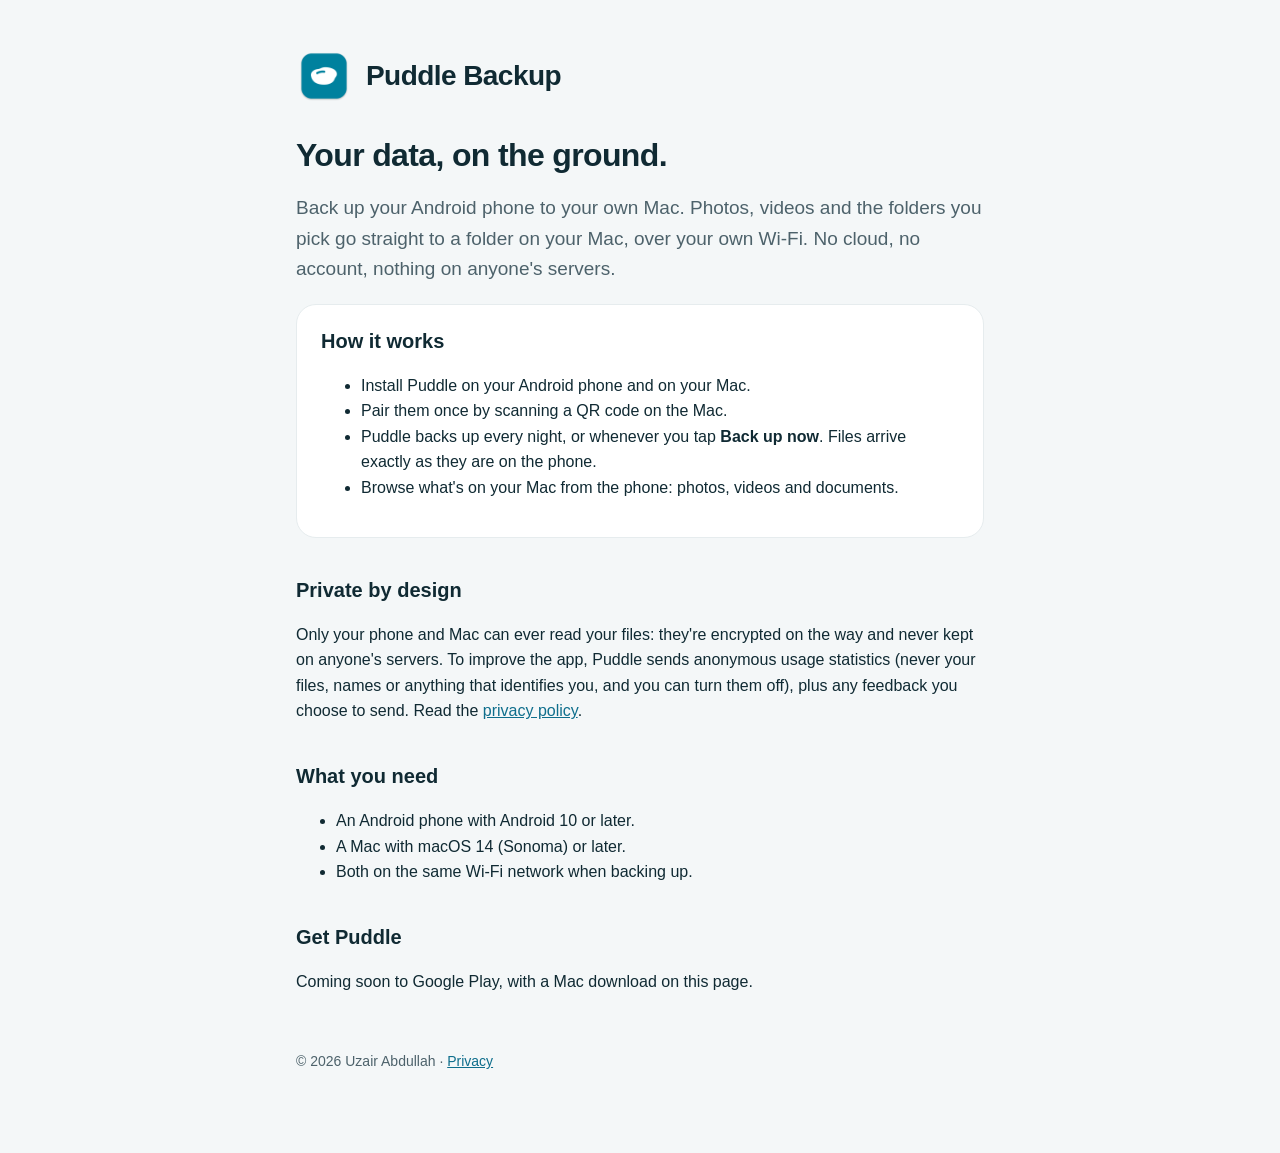
<file: index.html>
<!doctype html>
<html lang="en">
<head>
<meta charset="utf-8">
<meta name="viewport" content="width=device-width, initial-scale=1">
<title>Puddle Backup – your data, on the ground</title>
<meta name="description" content="Your data, on the ground. Puddle Backup backs up your Android phone to your own Mac over your Wi-Fi. No cloud, no account.">
<link rel="icon" href="icon.png">
<link rel="stylesheet" href="style.css">
</head>
<body>
<main>
  <header><img src="icon.png" alt=""><a href="./">Puddle Backup</a></header>
  <h1>Your data, on the ground.</h1>
  <p class="lead">Back up your Android phone to your own Mac. Photos, videos and the folders you pick go straight to a folder on your Mac, over your own Wi-Fi. No cloud, no account, nothing on anyone's servers.</p>

  <div class="card">
    <h2 style="margin-top:0">How it works</h2>
    <ul>
      <li>Install Puddle on your Android phone and on your Mac.</li>
      <li>Pair them once by scanning a QR code on the Mac.</li>
      <li>Puddle backs up every night, or whenever you tap <strong>Back up now</strong>. Files arrive exactly as they are on the phone.</li>
      <li>Browse what's on your Mac from the phone: photos, videos and documents.</li>
    </ul>
  </div>

  <h2>Private by design</h2>
  <p>Only your phone and Mac can ever read your files: they're encrypted on the way and never kept on anyone's servers. To improve the app, Puddle sends anonymous usage statistics (never your files, names or anything that identifies you, and you can turn them off), plus any feedback you choose to send. Read the <a href="privacy.html">privacy policy</a>.</p>

  <h2>What you need</h2>
  <ul>
    <li>An Android phone with Android 10 or later.</li>
    <li>A Mac with macOS 14 (Sonoma) or later.</li>
    <li>Both on the same Wi-Fi network when backing up.</li>
  </ul>

  <h2>Get Puddle</h2>
  <p>Coming soon to Google Play, with a Mac download on this page.</p>

  <footer>© 2026 Uzair Abdullah · <a href="privacy.html">Privacy</a></footer>
</main>
</body>
</html>
</file>
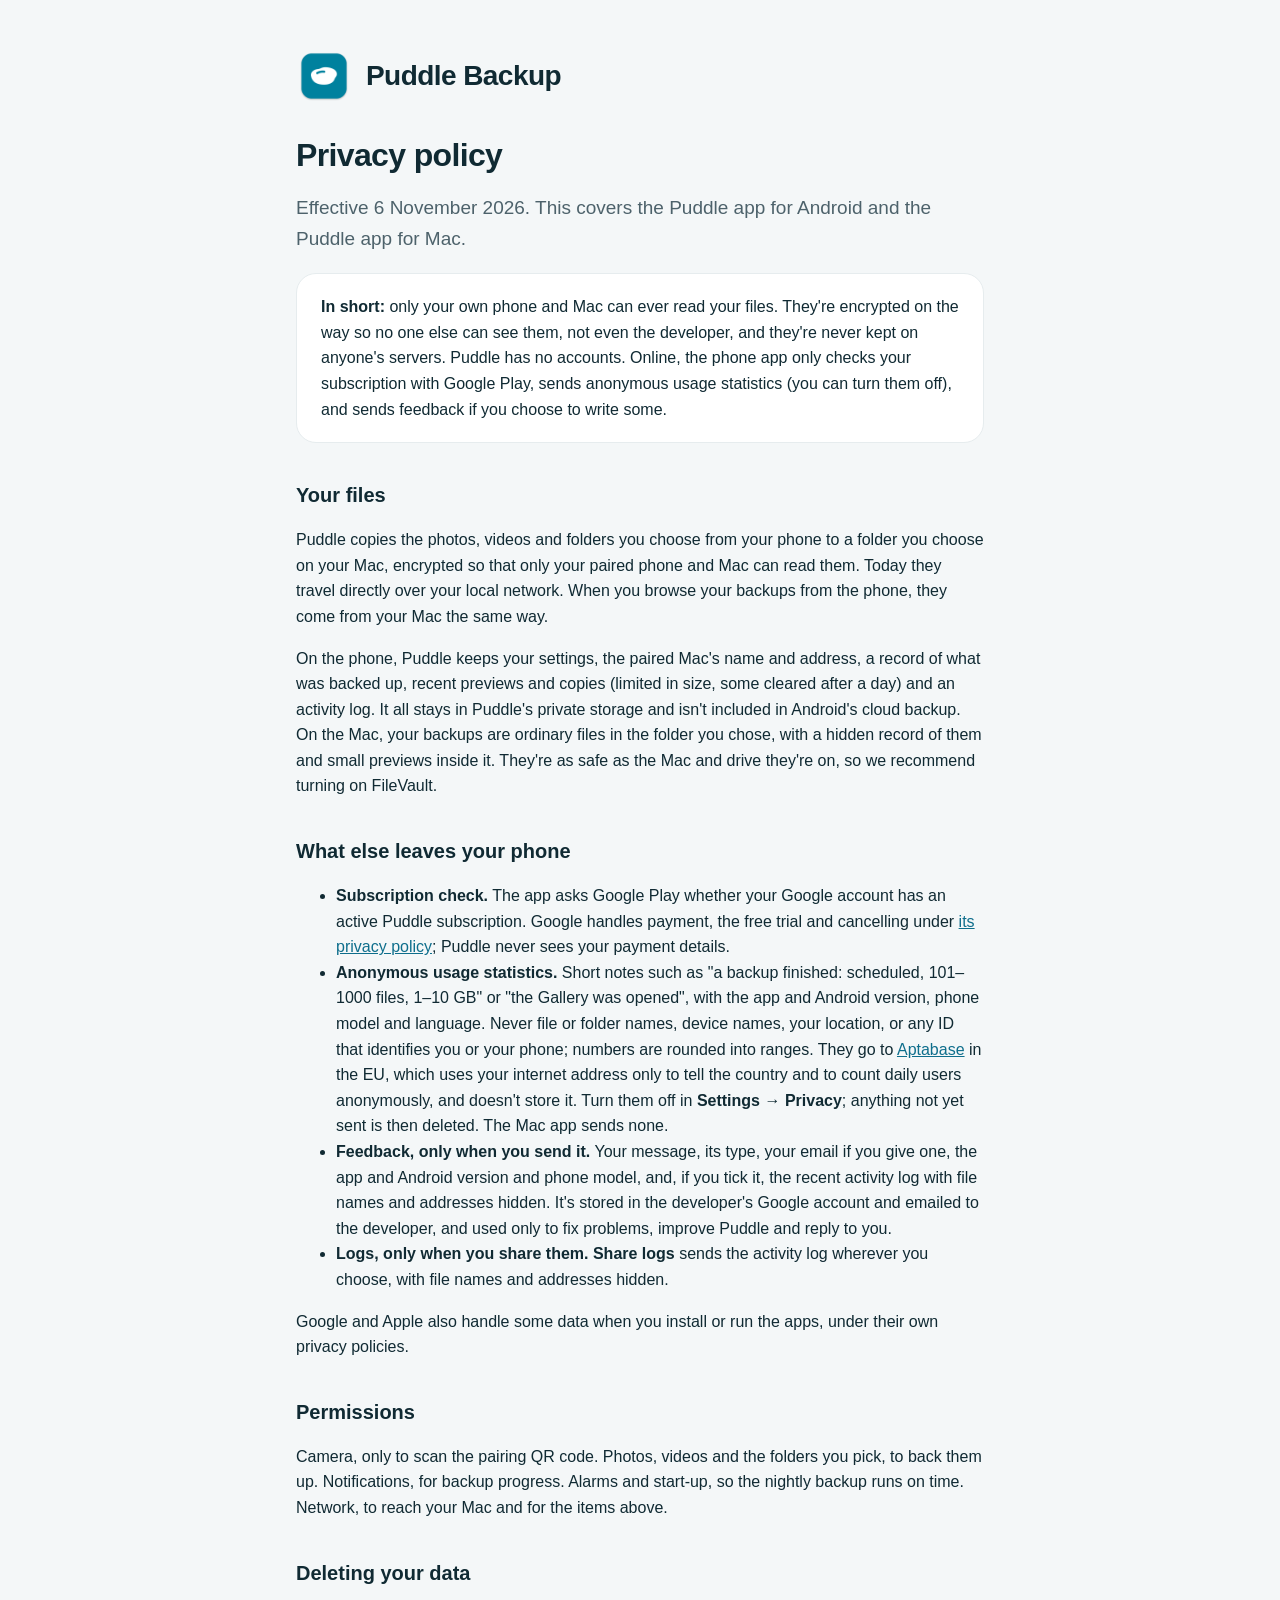
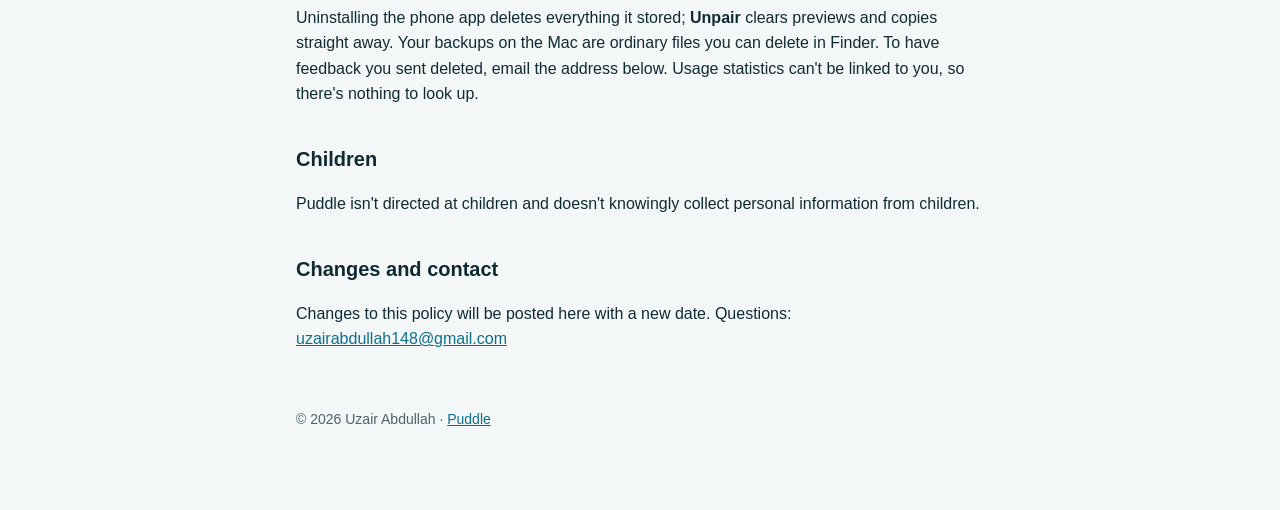
<file: privacy.html>
<!doctype html>
<html lang="en">
<head>
<meta charset="utf-8">
<meta name="viewport" content="width=device-width, initial-scale=1">
<title>Puddle Backup – privacy policy</title>
<link rel="icon" href="icon.png">
<link rel="stylesheet" href="style.css">
</head>
<body>
<main>
  <header><img src="icon.png" alt=""><a href="./">Puddle Backup</a></header>
  <h1>Privacy policy</h1>
  <p class="lead">Effective 6 November 2026. This covers the Puddle app for Android and the Puddle app for Mac.</p>

  <div class="card">
    <p style="margin:0"><strong>In short:</strong> only your own phone and Mac can ever read your files. They're encrypted on the way so no one else can see them, not even the developer, and they're never kept on anyone's servers. Puddle has no accounts. Online, the phone app only checks your subscription with Google Play, sends anonymous usage statistics (you can turn them off), and sends feedback if you choose to write some.</p>
  </div>

  <h2>Your files</h2>
  <p>Puddle copies the photos, videos and folders you choose from your phone to a folder you choose on your Mac, encrypted so that only your paired phone and Mac can read them. Today they travel directly over your local network. When you browse your backups from the phone, they come from your Mac the same way.</p>
  <p>On the phone, Puddle keeps your settings, the paired Mac's name and address, a record of what was backed up, recent previews and copies (limited in size, some cleared after a day) and an activity log. It all stays in Puddle's private storage and isn't included in Android's cloud backup. On the Mac, your backups are ordinary files in the folder you chose, with a hidden record of them and small previews inside it. They're as safe as the Mac and drive they're on, so we recommend turning on FileVault.</p>

  <h2>What else leaves your phone</h2>
  <ul>
    <li><strong>Subscription check.</strong> The app asks Google Play whether your Google account has an active Puddle subscription. Google handles payment, the free trial and cancelling under <a href="https://policies.google.com/privacy">its privacy policy</a>; Puddle never sees your payment details.</li>
    <li><strong>Anonymous usage statistics.</strong> Short notes such as "a backup finished: scheduled, 101–1000 files, 1–10 GB" or "the Gallery was opened", with the app and Android version, phone model and language. Never file or folder names, device names, your location, or any ID that identifies you or your phone; numbers are rounded into ranges. They go to <a href="https://aptabase.com/legal/privacy">Aptabase</a> in the EU, which uses your internet address only to tell the country and to count daily users anonymously, and doesn't store it. Turn them off in <strong>Settings → Privacy</strong>; anything not yet sent is then deleted. The Mac app sends none.</li>
    <li><strong>Feedback, only when you send it.</strong> Your message, its type, your email if you give one, the app and Android version and phone model, and, if you tick it, the recent activity log with file names and addresses hidden. It's stored in the developer's Google account and emailed to the developer, and used only to fix problems, improve Puddle and reply to you.</li>
    <li><strong>Logs, only when you share them.</strong> <strong>Share logs</strong> sends the activity log wherever you choose, with file names and addresses hidden.</li>
  </ul>
  <p>Google and Apple also handle some data when you install or run the apps, under their own privacy policies.</p>

  <h2>Permissions</h2>
  <p>Camera, only to scan the pairing QR code. Photos, videos and the folders you pick, to back them up. Notifications, for backup progress. Alarms and start-up, so the nightly backup runs on time. Network, to reach your Mac and for the items above.</p>

  <h2>Deleting your data</h2>
  <p>Uninstalling the phone app deletes everything it stored; <strong>Unpair</strong> clears previews and copies straight away. Your backups on the Mac are ordinary files you can delete in Finder. To have feedback you sent deleted, email the address below. Usage statistics can't be linked to you, so there's nothing to look up.</p>

  <h2>Children</h2>
  <p>Puddle isn't directed at children and doesn't knowingly collect personal information from children.</p>

  <h2>Changes and contact</h2>
  <p>Changes to this policy will be posted here with a new date. Questions: <a href="mailto:uzairabdullah148@gmail.com">uzairabdullah148@gmail.com</a></p>

  <footer>© 2026 Uzair Abdullah · <a href="./">Puddle</a></footer>
</main>
</body>
</html>
</file>
<file: style.css>
:root { --accent: #0E6E8C; --ink: #102A33; --muted: #4D626B; --ground: #F4F7F8; --card: #FFFFFF; --line: #E6ECEE; }
@media (prefers-color-scheme: dark) { :root { --accent: #5CC3E0; --ink: #E8F0F2; --muted: #A8B8BE; --ground: #0D1A1F; --card: #13252C; --line: #22373F; } }
* { box-sizing: border-box; }
body { margin: 0; background: var(--ground); color: var(--ink); font: 16px/1.6 -apple-system, BlinkMacSystemFont, "Segoe UI", Roboto, sans-serif; }
main { max-width: 720px; margin: 0 auto; padding: 48px 16px 80px; }
header { display: flex; align-items: center; gap: 14px; margin-bottom: 32px; }
header img { width: 56px; height: 56px; }
header a { color: inherit; text-decoration: none; font-size: 28px; font-weight: 800; letter-spacing: -0.02em; }
h1 { font-size: 32px; line-height: 1.2; letter-spacing: -0.02em; margin: 0 0 12px; }
h2 { font-size: 20px; margin: 36px 0 8px; }
p, li { color: var(--ink); }
.lead { font-size: 19px; color: var(--muted); }
.card { background: var(--card); border: 1px solid var(--line); border-radius: 20px; padding: 20px 24px; margin: 16px 0; }
a { color: var(--accent); }
footer { margin-top: 56px; color: var(--muted); font-size: 14px; }
table { width: 100%; border-collapse: collapse; font-size: 15px; }
th, td { text-align: left; padding: 10px 8px; border-bottom: 1px solid var(--line); vertical-align: top; }
th { color: var(--muted); font-weight: 600; }
</file>
